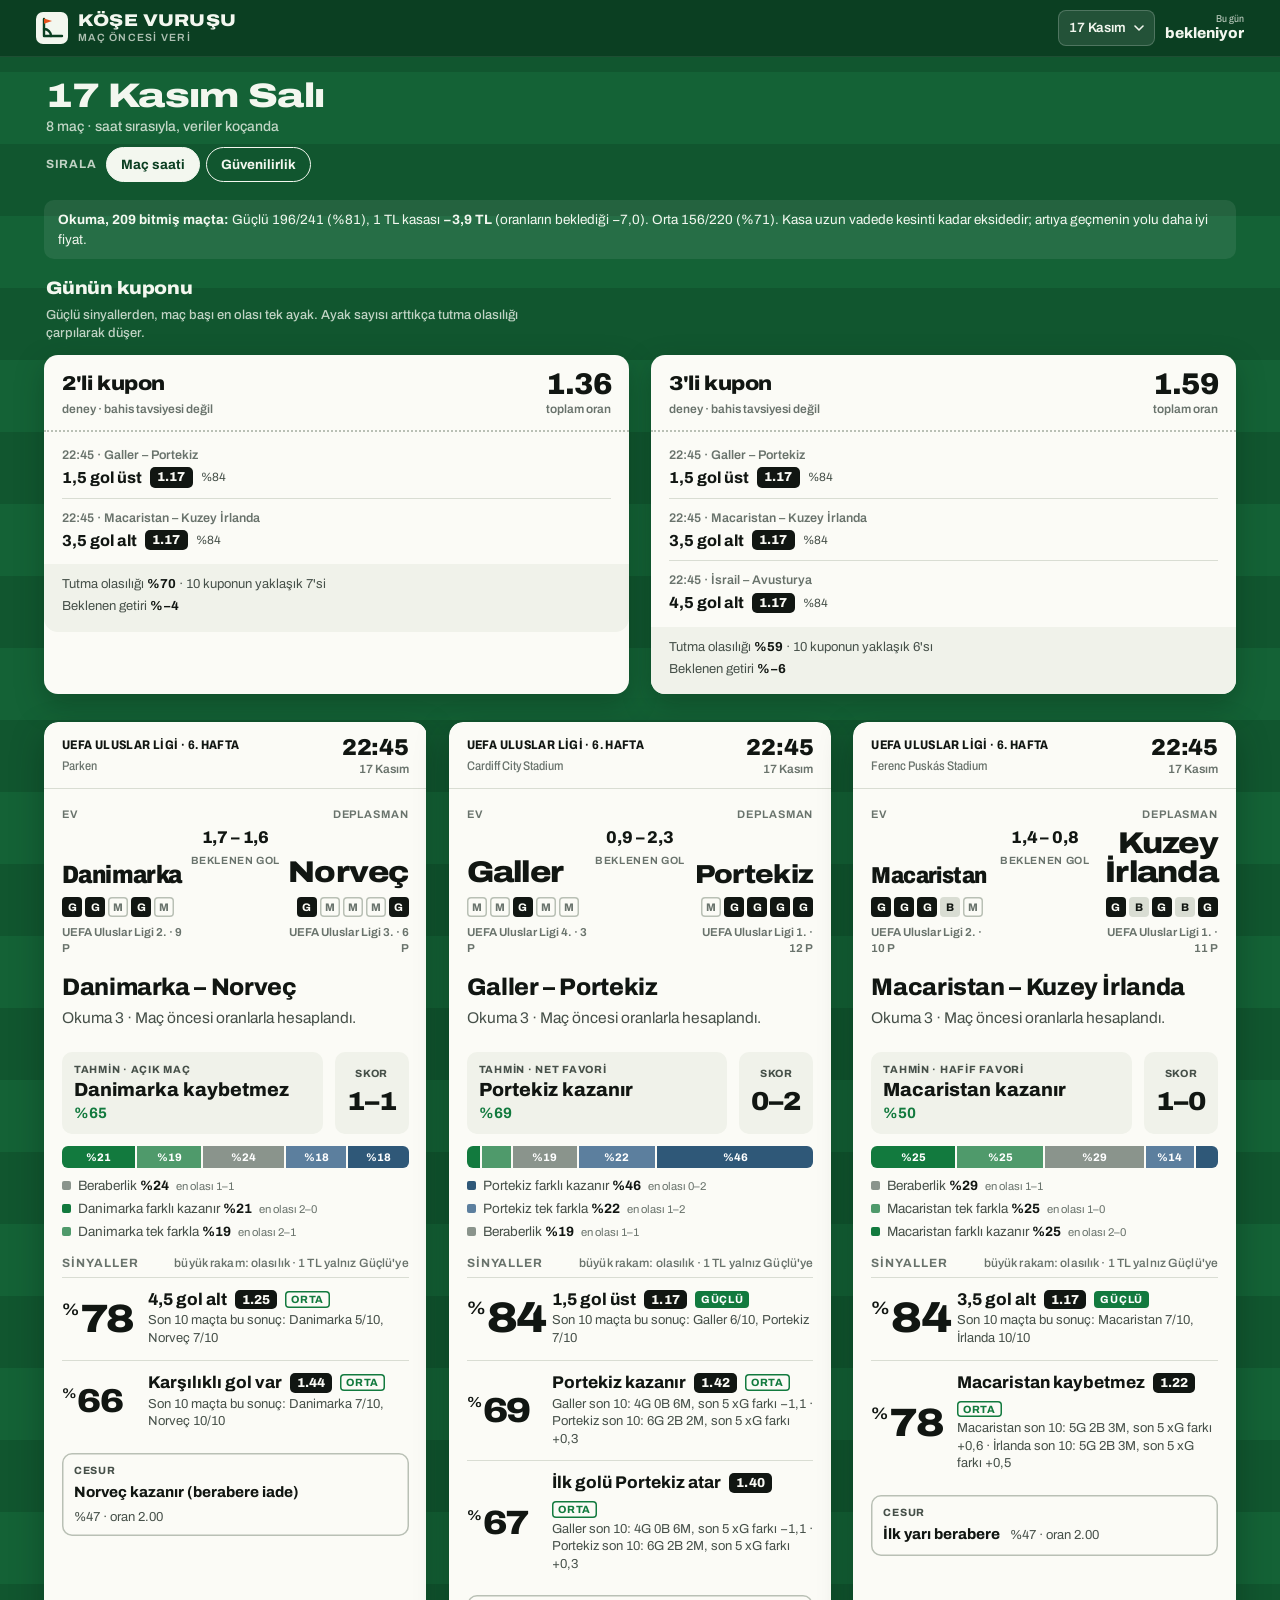
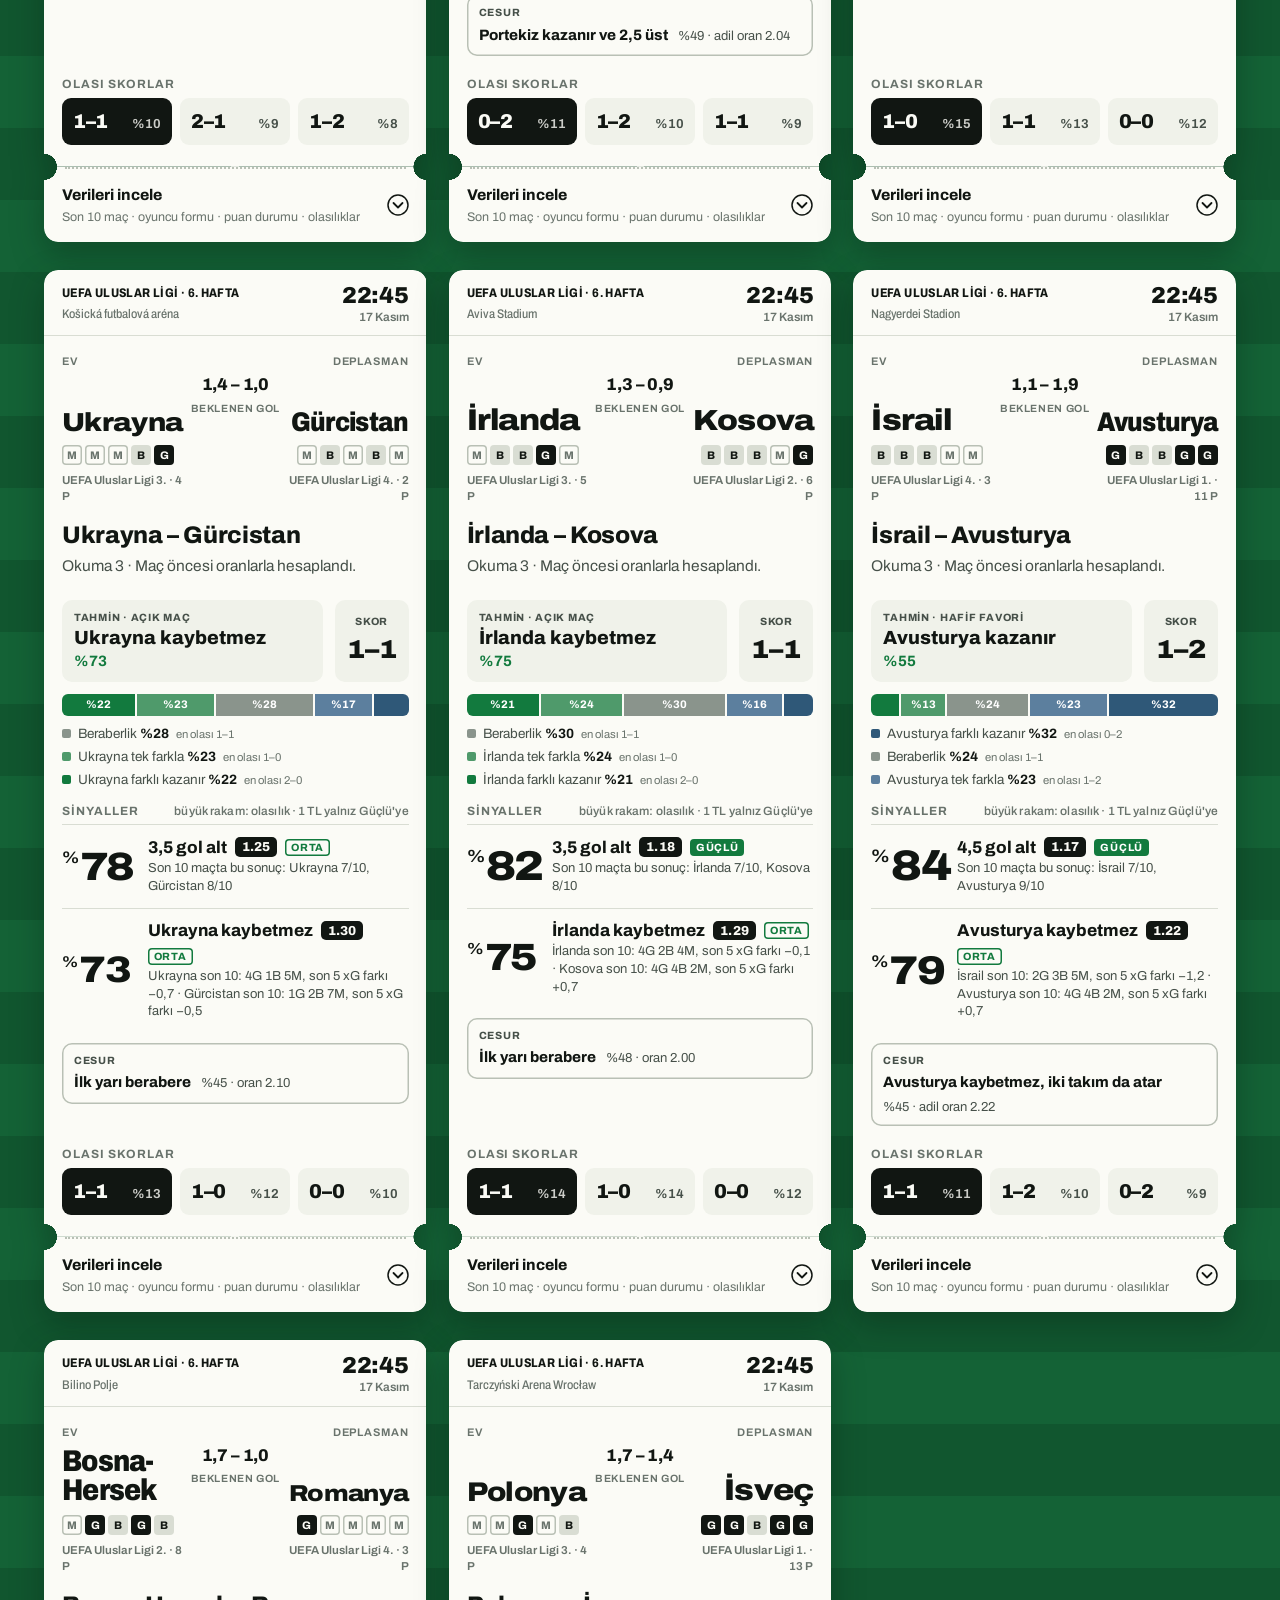
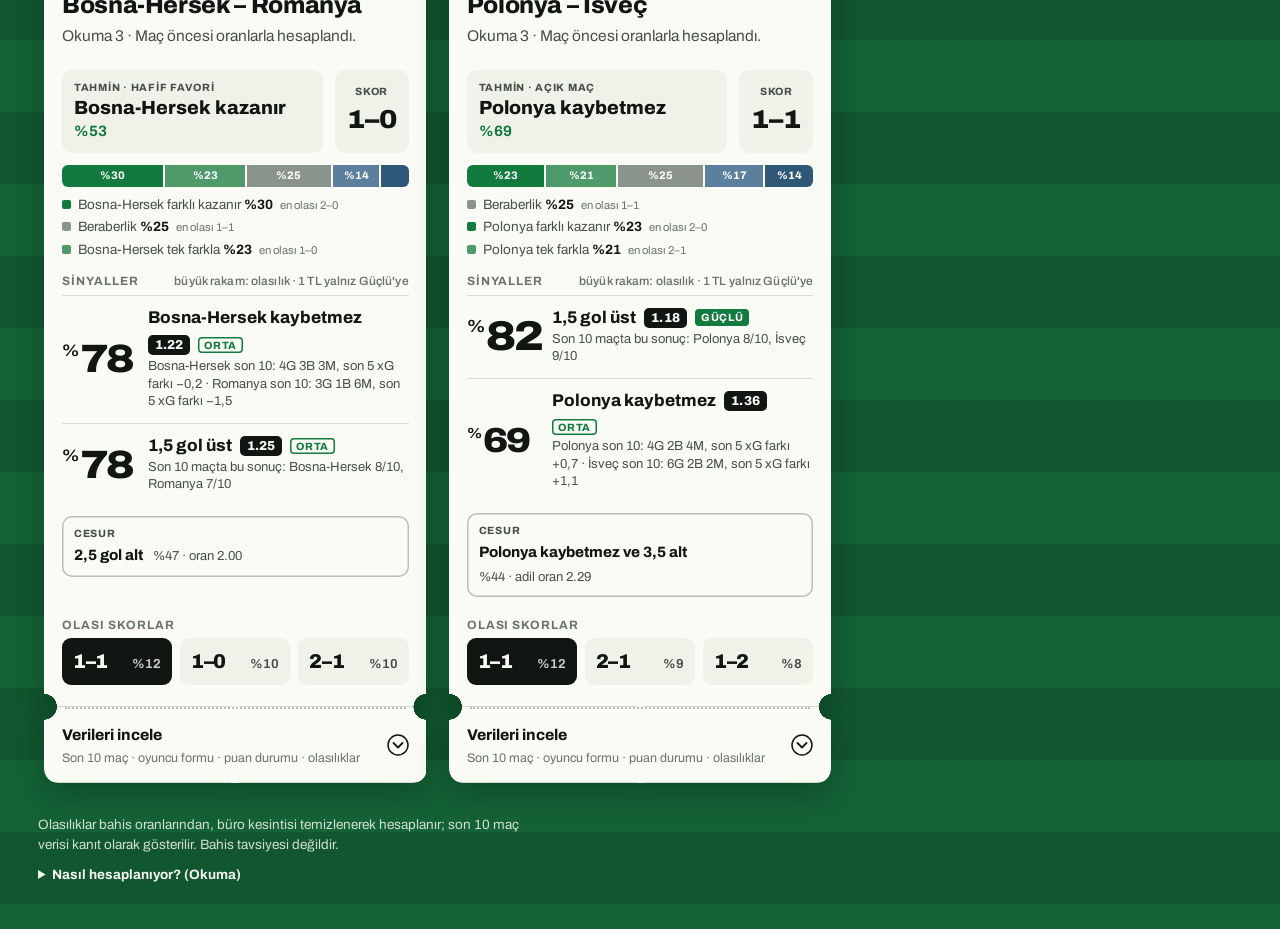
<file: index.html>
<!doctype html>
<html lang="tr">
<head>
<meta charset="utf-8">
<meta name="viewport" content="width=device-width, initial-scale=1, viewport-fit=cover">
<title>Köşe Vuruşu</title>
<meta name="description" content="Maç öncesi veri: takımların ve oyuncuların son maçlarına göre olası sonuçlar.">
<meta name="theme-color" content="#11562f">
<link rel="icon" href="data:image/svg+xml,%3Csvg xmlns='http://www.w3.org/2000/svg' viewBox='0 0 32 32'%3E%3Crect width='32' height='32' rx='7' fill='%2311562f'/%3E%3Cpath d='M8 7v17h18M8 17a7 7 0 0 1 7 7' fill='none' stroke='%23f3f7ef' stroke-width='2.4' stroke-linecap='round' stroke-linejoin='round'/%3E%3Cpath d='M8 6.5l8 2.6-8 2.7z' fill='%23e5501a'/%3E%3C/svg%3E">
<link rel="preconnect" href="https://fonts.googleapis.com">
<link rel="preconnect" href="https://fonts.gstatic.com" crossorigin>
<link href="https://fonts.googleapis.com/css2?family=Archivo:wdth,wght@62..125,400..900&display=swap" rel="stylesheet">
<link rel="stylesheet" href="assets/style.css?v=20261110a">
</head>
<body>
<header class="ust">
  <div class="ust-ic">
    <a class="logo" href="./" aria-label="Köşe Vuruşu, ana sayfa">
      <svg class="logo-isaret" viewBox="0 0 32 32" aria-hidden="true">
        <rect width="32" height="32" rx="7" fill="var(--ust-yazi)"/>
        <path d="M8 7v17h18" fill="none" stroke="var(--cim-koyu)" stroke-width="2.4" stroke-linecap="round" stroke-linejoin="round"/>
        <path d="M8 17a7 7 0 0 1 7 7" fill="none" stroke="var(--cim-koyu)" stroke-width="2.4" stroke-linecap="round"/>
        <path d="M8 6.5l8 2.6-8 2.7z" fill="var(--sinyal)"/>
      </svg>
      <span class="logo-yazi">Köşe Vuruşu<small>maç öncesi veri</small></span>
    </a>
    <div class="ust-sag">
      <label class="gizli" for="gun-sec">Gün seç</label>
      <select id="gun-sec" class="gun-sec"></select>
      <div class="karne" id="karne" aria-live="polite"></div>
    </div>
  </div>
</header>

<main class="sayfa">
  <p class="gun-baslik" id="gun-baslik"></p>
  <div class="sirala" role="group" aria-label="Sıralama">
    <span>Sırala</span>
    <button type="button" data-sira="saat" aria-pressed="true">Maç saati</button>
    <button type="button" data-sira="guven" aria-pressed="false">Güvenilirlik</button>
  </div>
  <div id="test"></div>
  <div id="kombin"></div>
  <div id="biletler" class="biletler">
    <p class="bos">Biletler basılıyor…</p>
  </div>
</main>

<footer class="alt">
  <p>Olasılıklar bahis oranlarından, büro kesintisi temizlenerek hesaplanır; son 10 maç verisi kanıt olarak gösterilir. Bahis tavsiyesi değildir.</p>
  <details class="nasil">
    <summary>Nasıl hesaplanıyor? (Okuma)</summary>
    <ul>
      <li><b>Olasılık:</b> her pazarın oranlarından büro kesintisi temizlenir. Oranlar binlerce kişinin ortak tahminidir; bitmiş maçlarda %70 dediği şeyler 10'da 7 oldu. Takım verisinden kurulan modeller bunu geçemedi, bu yüzden olasılığa elle bir şey eklenmez.</li>
      <li><b>Tahmin:</b> favori %50'yi geçiyorsa kazanır, geçmiyorsa kaybetmez. Skor: tahminle aynı yöndeki en olası skor.</li>
      <li><b>Senaryolar:</b> skor olasılıkları beş hikâyeye toplanır: farklı galibiyet, tek farkla galibiyet, beraberlik.</li>
      <li><b>Sinyal:</b> tüm pazarlar (maç sonucu, gol, karşılıklı gol, ilk yarı, ilk gol, korner, kart), oran 1,15 ve üstü. Okuma 3 için Güçlü eşiği %80, Orta eşiği %66. Arşivdeki Okuma 2 tahminlerinde Güçlü eşiği %75. Her pazar grubundan tek sinyal; 2,5 üst ile karşılıklı gol gibi aynı hikâye bir kez sayılır. Kota yok.</li>
      <li><b>Değerli fiyat:</b> ikinci kaynak daha yüksek oran veriyor ve olasılık × oran 1'i geçiyorsa işaretlenir. Kasayı artıya taşıyabilecek tek şey budur.</li>
      <li><b>Cesur:</b> oranı 2,00–3,60 arasındaki en olası seçim; aynı maçtan iki sonuç (ör. kazanır ve 2,5 üst) skor matrisinden hesaplanır. Kasaya girmez.</li>
      <li><b>Güçlü · 1 TL:</b> günün her Güçlü sinyaline 1 TL yatırılmış gibi kâr ya da zarar; yanında oranların beklediği sonuç. İkisi arasındaki fark o günün şansıdır.</li>
    </ul>
  </details>
</footer>

<script src="assets/app.js?v=20261110a"></script>
</body>
</html>
</file>
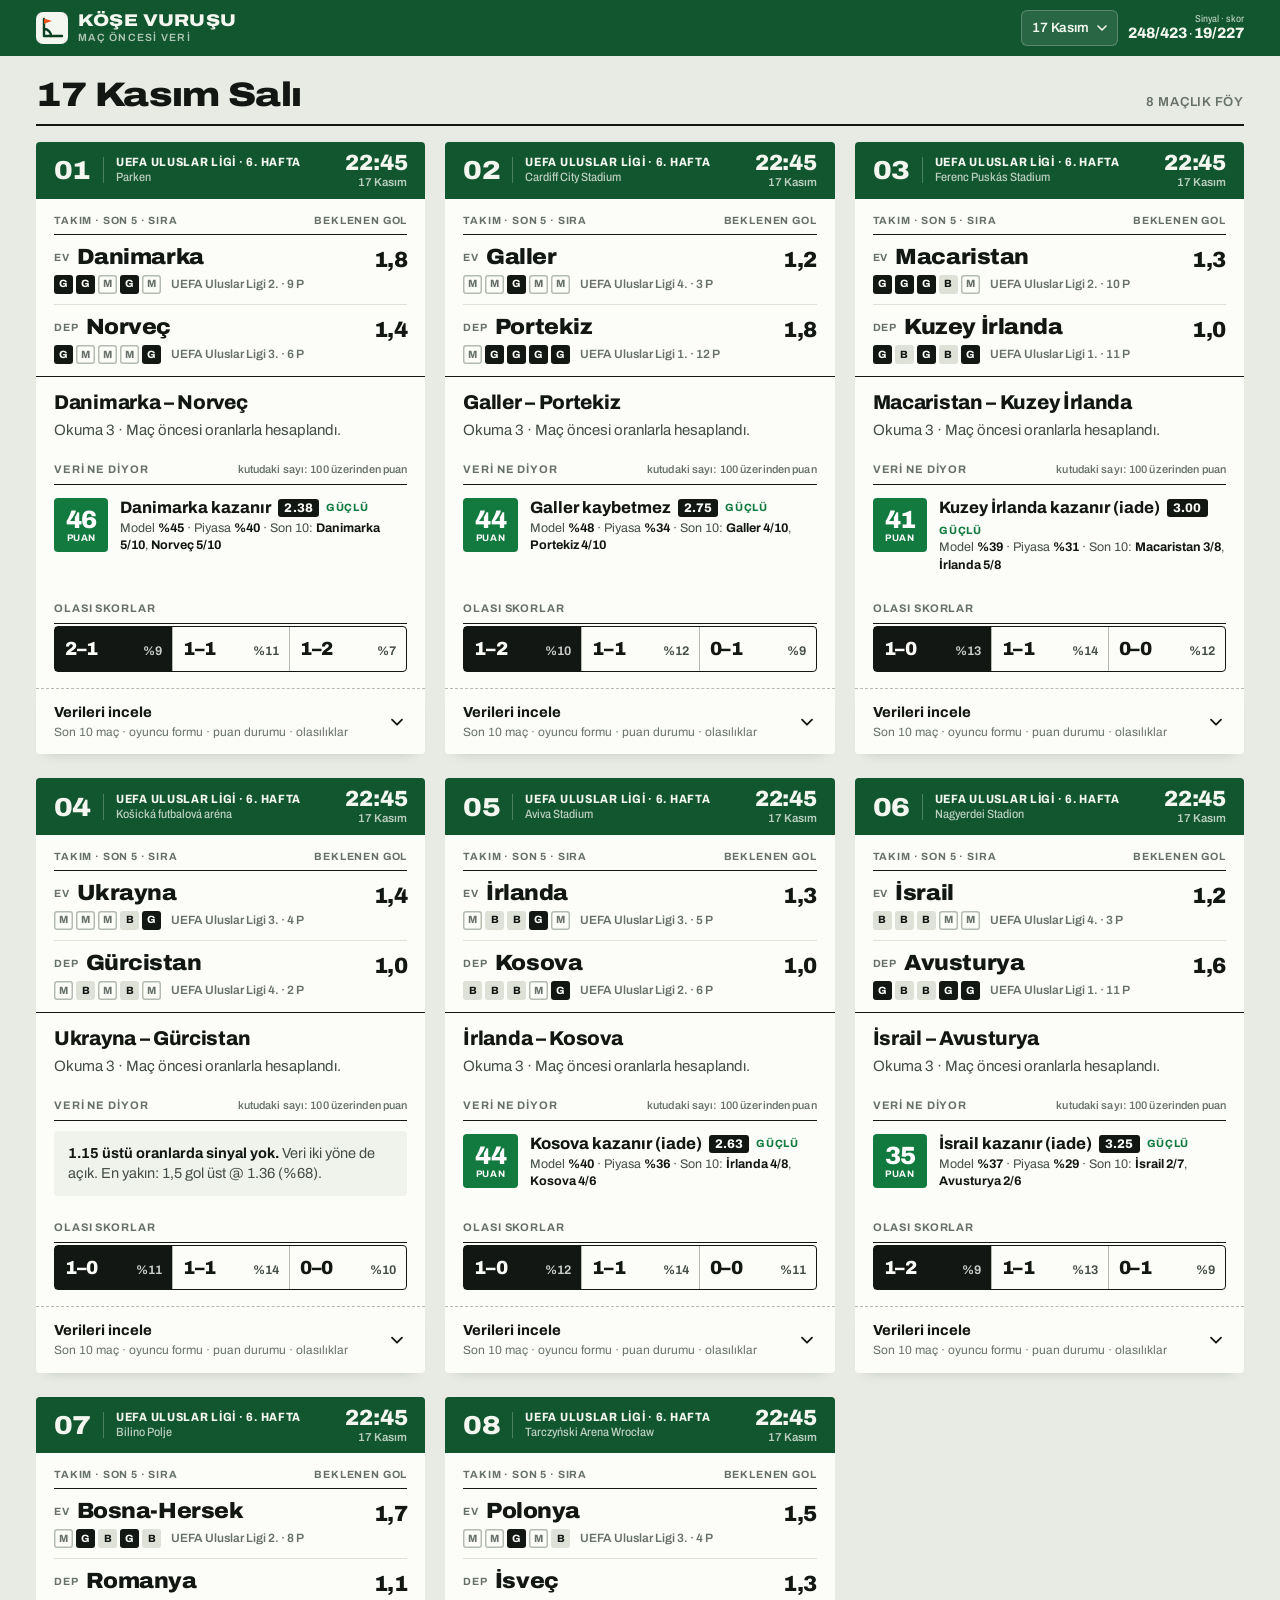
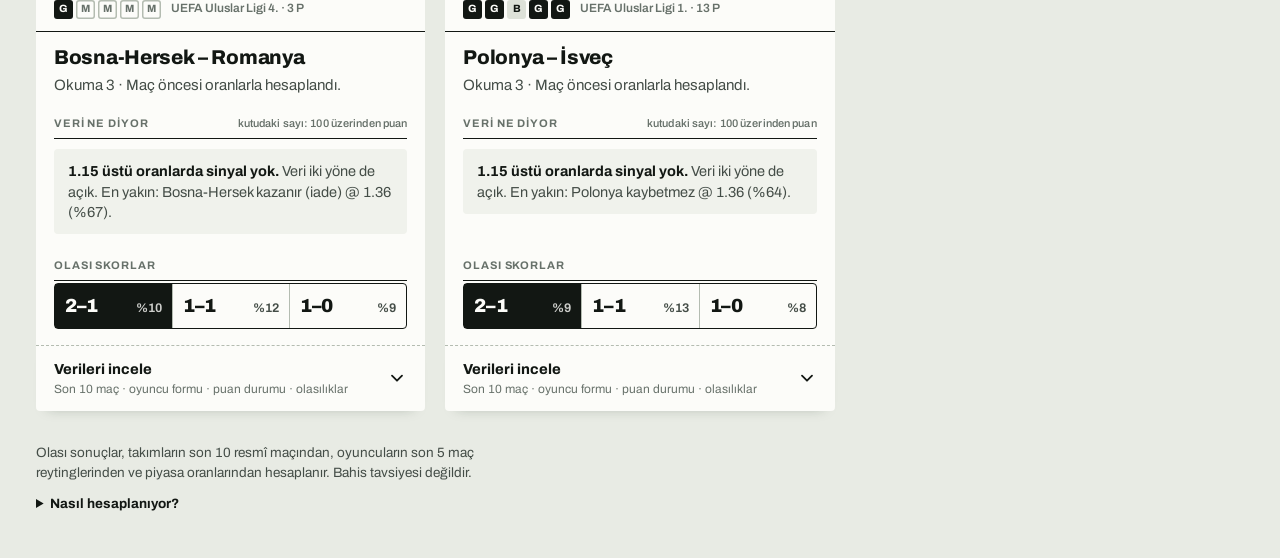
<file: foy/index.html>
<!doctype html>
<html lang="tr">
<head>
<meta charset="utf-8">
<meta name="viewport" content="width=device-width, initial-scale=1, viewport-fit=cover">
<title>Köşe Vuruşu</title>
<meta name="description" content="Maç öncesi veri: takımların ve oyuncuların son maçlarına göre olası sonuçlar.">
<meta name="theme-color" content="#11562f">
<link rel="icon" href="data:image/svg+xml,%3Csvg xmlns='http://www.w3.org/2000/svg' viewBox='0 0 32 32'%3E%3Crect width='32' height='32' rx='7' fill='%2311562f'/%3E%3Cpath d='M8 7v17h18M8 17a7 7 0 0 1 7 7' fill='none' stroke='%23f3f7ef' stroke-width='2.4' stroke-linecap='round' stroke-linejoin='round'/%3E%3Cpath d='M8 6.5l8 2.6-8 2.7z' fill='%23e5501a'/%3E%3C/svg%3E">
<link rel="preconnect" href="https://fonts.googleapis.com">
<link rel="preconnect" href="https://fonts.gstatic.com" crossorigin>
<link href="https://fonts.googleapis.com/css2?family=Archivo:wdth,wght@62..125,400..900&display=swap" rel="stylesheet">
<link rel="stylesheet" href="assets/style.css">
</head>
<body>
<header class="ust">
  <div class="ust-ic">
    <a class="logo" href="./" aria-label="Köşe Vuruşu, ana sayfa">
      <svg class="logo-isaret" viewBox="0 0 32 32" aria-hidden="true">
        <rect width="32" height="32" rx="7" fill="var(--ust-yazi)"/>
        <path d="M8 7v17h18" fill="none" stroke="var(--cim-koyu)" stroke-width="2.4" stroke-linecap="round" stroke-linejoin="round"/>
        <path d="M8 17a7 7 0 0 1 7 7" fill="none" stroke="var(--cim-koyu)" stroke-width="2.4" stroke-linecap="round"/>
        <path d="M8 6.5l8 2.6-8 2.7z" fill="var(--sinyal)"/>
      </svg>
      <span class="logo-yazi">Köşe Vuruşu<small>maç öncesi veri</small></span>
    </a>
    <div class="ust-sag">
      <label class="gizli" for="gun-sec">Gün seç</label>
      <select id="gun-sec" class="gun-sec"></select>
      <div class="karne" id="karne" aria-live="polite"></div>
    </div>
  </div>
</header>

<main class="sayfa">
  <p class="gun-baslik" id="gun-baslik"></p>
  <div id="biletler" class="biletler">
    <p class="bos">Föy hazırlanıyor…</p>
  </div>
</main>

<footer class="alt">
  <p>Olası sonuçlar, takımların son 10 resmî maçından, oyuncuların son 5 maç reytinglerinden ve piyasa oranlarından hesaplanır. Bahis tavsiyesi değildir.</p>
  <details class="nasil">
    <summary>Nasıl hesaplanıyor?</summary>
    <ul>
      <li><b>Beklenen gol:</b> son maçların gol beklentisi (xG), lig gücü ve iç/dış saha farkıyla düzeltilir.</li>
      <li><b>Oyuncu formu:</b> muhtemel 11'in son 5 maç reytingi takımın olağan 11'iyle kıyaslanır; eksiklerin gol ve asist payı düşülür.</li>
      <li><b>Piyasa dengesi:</b> modelin beklenen golü, oranlardan geri hesaplanan beklenen golle yarı yarıya harmanlanır; model kulüp kalitesini tek başına bilemez.</li>
      <li><b>Puan (bilette büyük rakam):</b> 100 üzerinden; %60 model olasılığı, %25 iki takımın son 10 maçta o sonucu yaşama sıklığı, %15 oranların ima ettiği olasılık. Güçlü sinyal için 58 ve üstü gerekir.</li>
      <li><b>Son maçlar:</b> lig, kupa ve Avrupa dahil son 10 resmî maç; hazırlık maçları sayılmaz. Rakip ve turnuvanın gücüne göre ağırlıklandırılır.</li>
      <li><b>Maçın önemi:</b> puan durumuna bakılır. Turu garantileyen ya da şansı kalmayan takımın beklenen golü %5–7 düşürülür.</li>
      <li><b>Sinyal:</b> yalnız oranı 1.35 ve üstü seçenekler değerlendirilir. Model olasılığı, iki takımın son 10 maçta o sonucu ne sıklıkla yaşadığı ve piyasa birlikte puanlanır; eşiği geçmeyen seçenek sinyal sayılmaz.</li>
    </ul>
  </details>
</footer>

<script src="assets/app.js"></script>
</body>
</html>
</file>
<file: assets/style.css>
/* Köşe Vuruşu · maç bileti */

:root {
  --cim: #11562f;
  --cim-acik: #146236;
  --cim-koyu: #0b3f22;
  --bilet: #fbfbf6;
  --bilet-2: #f0f2ea;
  --murekkep: #111612;
  --murekkep-2: #465049;
  --murekkep-3: #69736c;
  --cizgi: #d9ddd3;
  --cizgi-koyu: #b9c0b5;
  --guclu: #127a3e;
  --guclu-zemin: #dcefe1;
  --sinyal: #e5501a;          /* yalnız sonuç ve değişiklik */
  --ust-yazi: #f3f7ef;
  --isi: 18, 122, 62;

  --f: "Archivo", "Helvetica Neue", Arial, sans-serif;
  color-scheme: light;
}

@media (prefers-color-scheme: dark) {
  :root:not([data-theme="light"]) {
    --cim: #0b2f1b;
    --cim-acik: #0d351f;
    --cim-koyu: #071f11;
    --bilet: #e4e8df;
    --bilet-2: #d6dbd1;
    --murekkep: #0f1410;
    --murekkep-2: #3a433d;
    --murekkep-3: #565f59;
    --cizgi: #c3c9be;
    --cizgi-koyu: #a7afa3;
    --guclu-zemin: #c6e2cd;
    color-scheme: dark;
  }
}
:root[data-theme="dark"] {
  --cim: #0b2f1b;
  --cim-acik: #0d351f;
  --cim-koyu: #071f11;
  --bilet: #e4e8df;
  --bilet-2: #d6dbd1;
  --murekkep: #0f1410;
  --murekkep-2: #3a433d;
  --murekkep-3: #565f59;
  --cizgi: #c3c9be;
  --cizgi-koyu: #a7afa3;
  --guclu-zemin: #c6e2cd;
  color-scheme: dark;
}

* { box-sizing: border-box; }
html { -webkit-text-size-adjust: 100%; scrollbar-color: var(--cim-koyu) var(--cim); }
body {
  margin: 0;
  min-height: 100vh;
  color: var(--murekkep);
  font: 400 16px/1.45 var(--f);
  font-variant-numeric: tabular-nums;
  background-color: var(--cim);
  /* biçilmiş çim şeritleri */
  background-image: repeating-linear-gradient(180deg, var(--cim) 0 72px, var(--cim-acik) 72px 144px);
  -webkit-font-smoothing: antialiased;
}
::selection { background: var(--sinyal); color: #fff; }
:focus-visible { outline: 3px solid var(--sinyal); outline-offset: 2px; border-radius: 4px; }
button, select { font: inherit; color: inherit; }
.gizli { position: absolute; width: 1px; height: 1px; overflow: hidden; clip: rect(0 0 0 0); white-space: nowrap; }

/* ---------------------------------------------------------------- üst şerit */
.ust {
  position: sticky; top: 0; z-index: 5;
  background: var(--cim-koyu);
  border-bottom: 1px solid rgba(255, 255, 255, .08);
}
.ust-ic {
  max-width: 760px; margin: 0 auto; padding: 10px 16px;
  padding-top: max(10px, env(safe-area-inset-top));
  display: flex; align-items: center; justify-content: space-between; gap: 12px;
}
.logo { display: inline-flex; align-items: center; gap: 10px; color: var(--ust-yazi); text-decoration: none; }
.logo-isaret { width: 32px; height: 32px; flex: none; }
.logo-yazi { font-weight: 850; font-stretch: 118%; font-size: 17px; letter-spacing: .01em; line-height: 1; text-transform: uppercase; }
.logo-yazi small { display: block; margin-top: 4px; font-size: 10.5px; font-weight: 600; font-stretch: 100%; letter-spacing: .12em; opacity: .7; }
.ust-sag { display: flex; align-items: center; gap: 10px; min-width: 0; }
.gun-sec {
  appearance: none; -webkit-appearance: none;
  background: rgba(255, 255, 255, .1) url("data:image/svg+xml,%3Csvg xmlns='http://www.w3.org/2000/svg' width='10' height='6' viewBox='0 0 10 6'%3E%3Cpath d='M1 1l4 4 4-4' fill='none' stroke='%23f3f7ef' stroke-width='1.6' stroke-linecap='round' stroke-linejoin='round'/%3E%3C/svg%3E") no-repeat right 10px center;
  color: var(--ust-yazi); border: 1px solid rgba(255, 255, 255, .2); border-radius: 8px;
  padding: 7px 28px 7px 10px; font-size: 13.5px; font-weight: 600; max-width: 42vw; cursor: pointer;
}
.gun-sec option { color: #111; }
.karne { display: flex; gap: 12px; color: var(--ust-yazi); font-size: 12px; font-weight: 600; line-height: 1.15; text-align: right; font-stretch: 85%; white-space: nowrap; }
.karne-blok { display: block; }
.karne-blok + .karne-blok { padding-left: 12px; border-left: 1px solid rgba(255, 255, 255, .18); }
.karne b { font-size: 15px; font-weight: 800; font-stretch: 100%; }
.karne small { display: block; opacity: .72; font-weight: 500; }
.karne-blok.guclu small:first-child { opacity: 1; color: #8fe0a8; font-weight: 700; }
.karne-getiri.arti b { color: #8fe0a8; }
.karne-getiri.eksi b { color: #ffb199; }

/* ---------------------------------------------------------------- sayfa */
.sayfa { max-width: 760px; margin: 0 auto; padding: 20px 16px 28px; }
.gun-baslik {
  margin: 2px 2px 16px; color: var(--ust-yazi);
  font-weight: 850; font-stretch: 125%; font-size: clamp(24px, 6vw, 34px); line-height: 1.02; letter-spacing: -.02em;
}
.gun-baslik span { display: block; margin-top: 7px; font-size: 14px; font-weight: 500; font-stretch: 100%; letter-spacing: 0; opacity: .78; }
.sirala { display: flex; align-items: center; gap: 6px; flex-wrap: wrap; margin: -4px 2px 18px; color: var(--ust-yazi); }
.sirala span { font-size: 12px; font-weight: 700; letter-spacing: .06em; text-transform: uppercase; opacity: .78; margin-right: 4px; }
.sirala button { padding: 7px 14px; border-radius: 999px; border: 1.5px solid currentColor; background: none; color: inherit; cursor: pointer; font-size: 13.5px; font-weight: 700; }
.sirala button[aria-pressed="true"] { background: var(--ust-yazi); border-color: var(--ust-yazi); color: var(--cim-koyu); }
.sirala button:focus-visible { outline: 2px solid var(--sinyal); outline-offset: 2px; }
.biletler { display: grid; gap: 28px; }
.bos { color: var(--ust-yazi); opacity: .8; text-align: center; padding: 48px 0; }

/* ---------------------------------------------------------------- kombin */
.kombin-alan { margin: 0 0 28px; }
.kombin-baslik { margin: 0 2px 12px; color: var(--ust-yazi); font-size: 18px; font-weight: 850; font-stretch: 112%; letter-spacing: -.01em; }
.kombin-baslik span { display: block; margin-top: 5px; max-width: 70ch; font-size: 13px; font-weight: 500; font-stretch: 100%; letter-spacing: 0; line-height: 1.4; opacity: .78; }
.kombin-kartlar { display: grid; gap: 16px; }
.kombin { background: var(--bilet); color: var(--murekkep); border-radius: 14px; filter: drop-shadow(0 10px 14px rgba(3, 26, 12, .28)); }
.kombin-bas { display: flex; justify-content: space-between; align-items: flex-start; gap: 12px; padding: 14px 18px 12px; border-bottom: 2px dotted var(--cizgi-koyu); }
.kombin-bas b { display: block; font-size: 20px; font-weight: 850; font-stretch: 112%; letter-spacing: -.02em; }
.kombin-bas small { display: block; margin-top: 3px; font-size: 12px; font-weight: 600; color: var(--murekkep-3); }
.kombin-oran { font-size: 30px; font-weight: 850; line-height: 1; letter-spacing: -.02em; text-align: right; font-variant-numeric: tabular-nums; }
.kombin-oran small { display: block; margin-top: 4px; font-size: 12px; font-weight: 600; letter-spacing: 0; color: var(--murekkep-3); }
.ayaklar { list-style: none; margin: 0; padding: 4px 18px; }
.ayak { padding: 10px 0; border-bottom: 1px solid var(--cizgi); }
.ayak:last-child { border-bottom: 0; }
.ayak-mac { display: block; font-size: 12.5px; font-weight: 600; color: var(--murekkep-3); }
.ayak-sec { display: flex; align-items: center; gap: 8px; flex-wrap: wrap; margin-top: 3px; font-size: 16px; line-height: 1.2; }
.ayak-sec b { font-weight: 750; }
.ayak.tutmadi .ayak-sec b { color: var(--murekkep-3); }
.kombin-alt { display: flex; flex-direction: column; align-items: flex-start; gap: 4px; padding: 12px 18px 16px; border-radius: 0 0 14px 14px; background: var(--bilet-2); font-size: 13px; color: var(--murekkep-2); line-height: 1.35; }
.kombin-alt b { color: var(--murekkep); }
.kombin-alt .zimba { margin-bottom: 4px; }
@media (min-width: 640px) {
  .kombin-kartlar { grid-template-columns: repeat(2, minmax(0, 1fr)); gap: 22px; }
}

/* ---------------------------------------------------------------- bilet */
.bilet { --ad-boy: clamp(21px, 6.4vw, 36px); --kesik: 13px; position: relative; filter: drop-shadow(0 12px 16px rgba(3, 26, 12, .32)); }
.govde, .kocan { position: relative; background: var(--bilet); color: var(--murekkep); }
.govde {
  border-radius: 14px 14px 0 0;
  /* delikli çizginin iki ucundaki yarım ay kesikler */
  -webkit-mask: radial-gradient(circle var(--kesik) at 0 100%, transparent 98%, #000) left / 51% 100% no-repeat,
                radial-gradient(circle var(--kesik) at 100% 100%, transparent 98%, #000) right / 51% 100% no-repeat;
          mask: radial-gradient(circle var(--kesik) at 0 100%, transparent 98%, #000) left / 51% 100% no-repeat,
                radial-gradient(circle var(--kesik) at 100% 100%, transparent 98%, #000) right / 51% 100% no-repeat;
}
.kocan {
  border-radius: 0 0 14px 14px;
  -webkit-mask: radial-gradient(circle var(--kesik) at 0 0, transparent 98%, #000) left / 51% 100% no-repeat,
                radial-gradient(circle var(--kesik) at 100% 0, transparent 98%, #000) right / 51% 100% no-repeat;
          mask: radial-gradient(circle var(--kesik) at 0 0, transparent 98%, #000) left / 51% 100% no-repeat,
                radial-gradient(circle var(--kesik) at 100% 0, transparent 98%, #000) right / 51% 100% no-repeat;
  transform-origin: 12% 0;
  transition: margin-top .55s cubic-bezier(.16, 1, .3, 1);
}
.kocan::before {
  /* delikli koparma çizgisi */
  content: ""; position: absolute; left: calc(var(--kesik) + 8px); right: calc(var(--kesik) + 8px); top: 0;
  border-top: 2px dotted var(--cizgi-koyu);
}
.bilet.acik .kocan { margin-top: 12px; animation: yirt .7s cubic-bezier(.16, 1, .3, 1); }
@keyframes yirt {
  0% { transform: none; }
  35% { transform: translateY(5px) rotate(-1.6deg); }
  100% { transform: none; }
}
.bilet.acik .kocan::before { opacity: 0; }

/* bant */
.bant {
  display: flex; justify-content: space-between; align-items: flex-start; gap: 12px;
  padding: 14px 18px 12px; border-bottom: 1px solid var(--cizgi); border-radius: 14px 14px 0 0;
  font-size: 12.5px; font-weight: 600; font-stretch: 85%; letter-spacing: .03em; color: var(--murekkep-2); text-transform: uppercase;
}
.bant .tur { color: var(--murekkep); font-weight: 750; }
.bant .yer { display: block; margin-top: 3px; font-weight: 500; text-transform: none; letter-spacing: 0; color: var(--murekkep-3); }
.saat { font-size: 23px; font-weight: 850; font-stretch: 100%; line-height: 1; color: var(--murekkep); letter-spacing: -.01em; text-align: right; }
.saat small { display: block; margin-top: 4px; font-size: 12px; font-weight: 600; letter-spacing: 0; text-transform: none; color: var(--murekkep-3); }
.bant.bitti { background: var(--sinyal); color: #fff; border-bottom-color: transparent; }
.bant.bitti .tur, .bant.bitti .saat, .bant.bitti .yer, .bant.bitti .saat small { color: #fff; }

/* takımlar */
.takimlar { display: grid; grid-template-columns: minmax(0, 1fr) auto minmax(0, 1fr); align-items: start; gap: 8px; padding: 18px 18px 4px; }
.takim h3 {
  margin: 0; font-weight: 850; font-stretch: 112%; line-height: .98; letter-spacing: -.025em;
  font-size: var(--ad-boy); overflow-wrap: normal; hyphens: none;
}
.takim h3.uzun { font-stretch: 88%; }
.takim h3.cok-uzun { font-stretch: 78%; }
.takim .ad { display: flex; align-items: flex-end; height: calc(var(--ad-boy) * 1.96); }
.takim .ad h3 { width: 100%; }
.takim.dep { text-align: right; }
.takim .rol { display: block; margin-bottom: 6px; font-size: 11px; font-weight: 650; letter-spacing: .08em; text-transform: uppercase; color: var(--murekkep-3); }
.form-seridi { display: flex; gap: 3px; margin-top: 10px; }
.takim.dep .form-seridi { justify-content: flex-end; }
.fs { width: 20px; height: 20px; border-radius: 4px; display: grid; place-items: center; font-size: 11px; font-weight: 750; line-height: 1; }
.fs.G { background: var(--murekkep); color: var(--bilet); }
.fs.B { background: var(--cizgi); color: var(--murekkep); }
.fs.M { color: var(--murekkep-3); box-shadow: inset 0 0 0 1.5px var(--cizgi-koyu); }
.sira-satir { display: block; margin-top: 8px; font-size: 11.5px; font-weight: 650; line-height: 1.35; color: var(--murekkep-3); }
.sira-satir em { font-style: normal; color: var(--sinyal); }
.durum { display: grid; grid-template-columns: repeat(auto-fit, minmax(220px, 1fr)); gap: 10px; }
.durum-kart { padding: 12px 14px; border-radius: 10px; background: var(--bilet-2); font-size: 13.5px; line-height: 1.4; }
.durum-kart h5 { margin: 0 0 6px; font-size: 15px; font-weight: 800; }
.durum-kart dl { margin: 0 0 8px; display: grid; gap: 3px; }
.durum-kart dl div { display: flex; gap: 8px; }
.durum-kart dt { min-width: 6.5em; font-weight: 700; color: var(--murekkep-3); }
.durum-kart dd { margin: 0; }
.durum-kart p { margin: 0 0 6px; color: var(--murekkep-2); }
.durum-kart .mot { margin: 0; font-size: 12.5px; color: var(--murekkep-3); }
.durum-kart .mot.dusuk b { color: var(--sinyal); }
.xg { text-align: center; padding-top: 19px; min-width: 70px; }
.xg b { display: block; font-size: 17px; font-weight: 800; letter-spacing: -.01em; white-space: nowrap; }
.xg small { display: block; margin-top: 3px; font-size: 10.5px; font-weight: 650; letter-spacing: .06em; text-transform: uppercase; color: var(--murekkep-3); }

.ozet { padding: 14px 18px 2px; }
.ozet h2 { margin: 0 0 6px; font-weight: 800; font-size: clamp(19px, 4.8vw, 24px); line-height: 1.12; letter-spacing: -.015em; text-wrap: balance; }
.ozet p { margin: 0; color: var(--murekkep-2); font-size: 15.5px; line-height: 1.45; max-width: 60ch; text-wrap: pretty; }

/* sinyaller */
.sinyaller { padding: 18px 18px 4px; }
.bolum-baslik {
  display: flex; justify-content: space-between; align-items: baseline; gap: 10px; margin: 0 0 4px;
  font-size: 12px; font-weight: 700; letter-spacing: .08em; text-transform: uppercase; color: var(--murekkep-3);
}
.bolum-baslik span { font-weight: 550; letter-spacing: .01em; text-transform: none; }
.sinyal { display: grid; grid-template-columns: 4.6rem minmax(0, 1fr); align-items: center; gap: 3px 12px; padding: 12px 0; border-top: 1px solid var(--cizgi); }
.sinyal:first-of-type { border-top: 0; }
.yuzde {
  grid-row: span 2; font-weight: 850; font-stretch: 112%; line-height: .9; letter-spacing: -.04em;
  /* boyut olasılığı taşır: %60 → 30px, %90 → 46px */
  font-size: calc(30px + (var(--p) - 60) * .53px);
}
.yuzde sup { font-size: .42em; font-weight: 700; vertical-align: 1em; margin-right: 1px; letter-spacing: 0; }
.sinyal .ne { display: flex; align-items: center; gap: 8px; flex-wrap: wrap; font-size: 17px; font-weight: 750; line-height: 1.15; }
.etiket { font-size: 10.5px; font-weight: 750; letter-spacing: .07em; text-transform: uppercase; padding: 3px 6px 2px; border-radius: 4px; line-height: 1.1; }
.etiket.guclu { background: var(--guclu); color: #fff; }
.etiket.orta { box-shadow: inset 0 0 0 1.5px var(--guclu); color: var(--guclu); }
.etiket.fikir { box-shadow: inset 0 0 0 1.5px var(--murekkep-2); color: var(--murekkep-2); }
.sinyal.fikir .yuzde, .sinyal.fikir .ne { opacity: .78; }
.oran { font-size: 13px; font-weight: 800; padding: 3px 7px 2px; border-radius: 5px; background: var(--murekkep); color: var(--bilet); letter-spacing: .01em; }
.zimba.iade { color: var(--murekkep-2); box-shadow: inset 0 0 0 1.5px var(--cizgi-koyu); }
.kanit { font-size: 13px; color: var(--murekkep-2); line-height: 1.35; }
.kanit b { color: var(--murekkep); font-weight: 700; }
.zimba { font-size: 10.5px; font-weight: 800; letter-spacing: .07em; text-transform: uppercase; padding: 3px 6px 2px; border-radius: 4px; }
.zimba.tuttu { background: var(--sinyal); color: #fff; }
.zimba.tutmadi { color: var(--murekkep-3); box-shadow: inset 0 0 0 1.5px var(--cizgi-koyu); }
.sinyal.tutmadi .yuzde, .sinyal.tutmadi .ne > span:first-child { color: var(--murekkep-3); }
.sinyal-yok { margin: 6px 0 8px; padding: 12px 14px; border-radius: 10px; background: var(--bilet-2); font-size: 14.5px; color: var(--murekkep-2); line-height: 1.4; }
.sinyal-yok b { color: var(--murekkep); }

/* olası skorlar */
.skorlar { padding: 14px 18px 22px; }
.skor-satir { display: flex; gap: 8px; }
.skor { flex: 1; display: flex; align-items: baseline; justify-content: space-between; gap: 6px; padding: 9px 11px; border-radius: 9px; background: var(--bilet-2); }
.skor b { font-size: 20px; font-weight: 850; letter-spacing: -.02em; }
.skor span { font-size: 13px; font-weight: 650; color: var(--murekkep-2); }
.skor.ilk { background: var(--murekkep); color: var(--bilet); }
.skor.ilk span { color: var(--bilet); opacity: .8; }
.skor.oldu { box-shadow: inset 0 0 0 2.5px var(--sinyal); }

/* maç sonu */
.mac-sonu { margin-top: 18px; padding-top: 14px; border-top: 1px dashed var(--cizgi-koyu); }
.ms-goller { display: grid; grid-template-columns: 1fr 1fr; gap: 12px; margin: 4px 0 8px; font-size: 13px; line-height: 1.4; color: var(--murekkep-2); }
.ms-goller p { margin: 0; }
.ms-goller p:last-child { text-align: right; }
.ms-goller em { font-style: normal; color: var(--sinyal); }
.ms-tablo { width: 100%; border-collapse: collapse; font-size: 15px; font-variant-numeric: tabular-nums; }
.ms-tablo td, .ms-tablo th { padding: 6px 0; border-bottom: 1px solid var(--cizgi); background: none; position: static; }
.ms-tablo tr:last-child td, .ms-tablo tr:last-child th { border-bottom: 0; }
.ms-tablo td { width: 24%; font-size: 15px; font-weight: 650; color: var(--murekkep-2); text-align: left; }
.ms-tablo td:last-child { text-align: right; }
.ms-tablo td.fazla { font-weight: 850; color: var(--murekkep); }
.ms-tablo th { min-width: 0; font-size: 11px; font-weight: 700; letter-spacing: .06em; text-transform: uppercase; color: var(--murekkep-3); text-align: center; vertical-align: middle; }
.ms-bek { margin: 8px 0 0; font-size: 13px; color: var(--murekkep-2); }
.ms-bek b { color: var(--murekkep); }
.olan { font-weight: 800; }
.olan.evet { color: var(--sinyal); }
.olan.hayir, .olan.iade { color: var(--murekkep-3); font-weight: 600; }

/* koçan */
.kocan-ac {
  width: 100%; display: flex; align-items: center; justify-content: space-between; gap: 12px;
  padding: 17px 18px 16px; background: none; border: 0; cursor: pointer; text-align: left; border-radius: 0 0 14px 14px;
}
.kocan-ac .yazi b { display: block; font-size: 15.5px; font-weight: 750; }
.kocan-ac .yazi span { display: block; margin-top: 2px; font-size: 12.5px; color: var(--murekkep-3); }
.kocan-ac svg { flex: none; transition: transform .4s cubic-bezier(.16, 1, .3, 1); }
.bilet.acik .kocan-ac svg { transform: rotate(180deg); }
.kocan-ac:hover .yazi b { text-decoration: underline; text-underline-offset: 3px; text-decoration-thickness: 1.5px; }
.seri { font-size: 11px; font-weight: 650; letter-spacing: .08em; color: var(--murekkep-3); text-transform: uppercase; text-align: right; }

.cekmece { display: grid; grid-template-rows: 0fr; transition: grid-template-rows .5s cubic-bezier(.16, 1, .3, 1); }
.bilet.acik .cekmece { grid-template-rows: 1fr; }
.cekmece > div { overflow: hidden; min-height: 0; }
.cekmece-ic { padding: 0 18px 20px; }

/* sekmeler ve takım seçici: standart kontroller */
.sekmeler { display: flex; gap: 2px; padding: 3px; border-radius: 10px; background: var(--bilet-2); margin-bottom: 12px; }
.sekme { flex: 1; padding: 8px 4px; border: 0; border-radius: 8px; background: none; cursor: pointer; font-size: 13.5px; font-weight: 650; color: var(--murekkep-2); }
.sekme[aria-selected="true"] { background: var(--bilet); color: var(--murekkep); box-shadow: 0 1px 2px rgba(0, 0, 0, .14), 0 0 0 1px rgba(0, 0, 0, .04); }
.takim-sec { display: flex; gap: 6px; margin-bottom: 10px; flex-wrap: wrap; }
.takim-sec button { padding: 6px 12px; border-radius: 999px; border: 1.5px solid var(--cizgi-koyu); background: none; cursor: pointer; font-size: 13px; font-weight: 700; }
.takim-sec button[aria-pressed="true"] { background: var(--murekkep); border-color: var(--murekkep); color: var(--bilet); }
.panel[hidden] { display: none; }
.not { margin: 10px 0 0; font-size: 12.5px; color: var(--murekkep-3); line-height: 1.4; }

/* tablolar */
.tablo-kap { overflow-x: auto; margin: 0 -18px; padding: 0 18px; scrollbar-width: thin; scrollbar-color: var(--cizgi-koyu) transparent; }
table { border-collapse: collapse; width: 100%; font-size: 13.5px; }
th { text-align: right; padding: 6px 7px; white-space: normal; min-width: 4.2em; vertical-align: bottom; line-height: 1.2; font-size: 11px; font-weight: 700; letter-spacing: .05em; text-transform: uppercase; color: var(--murekkep-3); border-bottom: 1.5px solid var(--murekkep); }
td { padding: 8px 7px; text-align: right; border-bottom: 1px solid var(--cizgi); white-space: nowrap; }
th:first-child, td:first-child { text-align: left; padding-left: 0; }
.mac-tablo td:first-child { position: sticky; left: 0; background: var(--bilet); }
.mac-tablo .rakip { display: block; max-width: 10em; overflow: hidden; text-overflow: ellipsis; font-weight: 650; }
.mac-tablo .tr { display: block; font-size: 11px; color: var(--murekkep-3); }
.sk { font-weight: 800; }
.sk.G { color: var(--guclu); }
.sk.M { color: var(--murekkep-3); }
td small { color: var(--murekkep-3); }
td.cift b { font-weight: 750; }
td.cift i { font-style: normal; margin: 0 3px; color: var(--murekkep-3); }
.okuma { margin: 0 0 8px; font-size: 13px; color: var(--murekkep-2); line-height: 1.4; }
.okuma b { color: var(--murekkep); }
.okuma small { font-size: 1em; color: var(--murekkep-3); }
.sozluk { display: grid; grid-template-columns: repeat(auto-fill, minmax(190px, 1fr)); gap: 6px 16px; margin: 12px 0 0; font-size: 12.5px; line-height: 1.35; }
.sozluk dt { font-weight: 750; color: var(--murekkep); }
.sozluk dd { margin: 0; color: var(--murekkep-3); }
tfoot td { font-weight: 750; border-bottom: 0; border-top: 1.5px solid var(--murekkep); }
tfoot td:first-child { background: var(--bilet); }

/* oyuncular */
.form-ozet { display: flex; gap: 6px 18px; margin: 0 0 10px; font-size: 13px; color: var(--murekkep-2); flex-wrap: wrap; }
.form-ozet b { color: var(--murekkep); font-size: 15px; font-weight: 800; }
.oyuncu, .oyuncu-bas { display: grid; grid-template-columns: minmax(0, 1fr) auto 3.1em 2.8em; align-items: center; gap: 10px; }
.oyuncu { padding: 7px 0; border-bottom: 1px solid var(--cizgi); font-size: 14px; }
.oyuncu-bas { padding-bottom: 5px; border-bottom: 1.5px solid var(--murekkep); font-size: 11px; font-weight: 700; letter-spacing: .05em; text-transform: uppercase; color: var(--murekkep-3); }
.oyuncu-bas span:nth-child(n+2) { text-align: right; }
.oyuncu .isim { overflow: hidden; text-overflow: ellipsis; white-space: nowrap; font-weight: 600; }
.oyuncu .isim small { margin-left: 5px; font-size: 11px; font-weight: 650; color: var(--murekkep-3); }
.oyuncu.yok .isim { color: var(--murekkep-3); }
.oyuncu.yok .isim span { text-decoration: line-through; text-decoration-color: var(--sinyal); text-decoration-thickness: 1.5px; }
.oyuncu.yok .isim small { color: var(--sinyal); }
.seri5 { display: flex; gap: 2px; }
.r { width: 27px; height: 22px; display: grid; place-items: center; border-radius: 4px; font-size: 11px; font-weight: 700; background: rgba(var(--isi), var(--a)); color: var(--murekkep); }
.r.koyu { color: #fff; }
.r.bosr { background: none; box-shadow: inset 0 0 0 1px var(--cizgi); }
.oyuncu .fo { text-align: right; font-weight: 800; font-size: 15px; }
.oyuncu .ga { text-align: right; font-size: 12.5px; color: var(--murekkep-2); }
.grup-ara { margin: 16px 0 2px; font-size: 11px; font-weight: 700; letter-spacing: .08em; text-transform: uppercase; color: var(--murekkep-3); }

/* olasılıklar */
.pazar-tablo td:first-child { font-weight: 650; white-space: normal; min-width: 8.5em; }
.pazar-tablo th, .pazar-tablo td { padding-left: 5px; padding-right: 5px; }
.pazar-tablo th:last-child, .pazar-tablo td:last-child { padding-right: 0; }
.pazar-tablo tr.secili td { background: var(--guclu-zemin); }
.pazar-tablo tr.secili td:first-child { padding-left: 8px; }
.pazar-tablo tr.elendi { display: none; }
.pazar-tablo.tum tr.elendi { display: table-row; }
.pazar-tablo tr.elendi td { color: var(--murekkep-3); text-decoration: line-through; text-decoration-color: var(--cizgi-koyu); }
.pazar-tablo tr.gr.elendi td { text-decoration: none; }
.elenen-ac { margin-top: 10px; padding: 7px 12px; border-radius: 999px; border: 1.5px solid var(--cizgi-koyu); background: none; cursor: pointer; font-size: 12.5px; font-weight: 700; color: var(--murekkep-2); }
.pazar-tablo .gr td { padding-top: 14px; font-size: 11px; font-weight: 700; letter-spacing: .07em; text-transform: uppercase; color: var(--murekkep-3); border-bottom: 0; }
.bg { margin: 18px 0 8px; font-size: 13.5px; color: var(--murekkep-2); line-height: 1.45; }
.bg b { color: var(--murekkep); }
.matris { display: grid; grid-template-columns: 22px repeat(6, minmax(0, 1fr)); gap: 2px; max-width: 420px; font-size: 11.5px; }
.matris .b { display: grid; place-items: center; font-weight: 700; color: var(--murekkep-3); }
.matris .h { aspect-ratio: 1.4; display: grid; place-items: center; border-radius: 3px; font-weight: 650; background: rgba(var(--isi), var(--a)); }
.matris .h.koyu { color: #fff; }
.matris .h.oldu { box-shadow: inset 0 0 0 2px var(--sinyal); }
.matris-alt { display: flex; justify-content: space-between; max-width: 420px; margin-top: 5px; font-size: 11.5px; color: var(--murekkep-3); }

/* ---------------------------------------------------------------- alt */
.alt { max-width: 760px; margin: 0 auto; padding: 4px 18px 44px; color: var(--ust-yazi); font-size: 13.5px; line-height: 1.5; }
.alt p { margin: 0 0 10px; opacity: .85; max-width: 62ch; }
.nasil summary { cursor: pointer; font-weight: 700; }
.nasil ul { margin: 8px 0 0; padding-left: 18px; opacity: .85; max-width: 62ch; }
.nasil li { margin-bottom: 6px; }

@media (min-width: 640px) and (max-width: 799px) {
  .bant, .takimlar, .ozet, .sinyaller, .skorlar, .kocan-ac { padding-left: 26px; padding-right: 26px; }
  .cekmece-ic { padding: 0 26px 26px; }
  .tablo-kap { margin: 0 -26px; padding: 0 26px; }
  .takimlar { padding-top: 24px; }
  .sinyal { grid-template-columns: 5.4rem minmax(0, 1fr); }
}
@media (max-width: 560px) {
  .ust-ic { flex-wrap: wrap; row-gap: 8px; }
  .ust-sag { display: contents; }
  .karne { order: 3; width: 100%; justify-content: space-between; text-align: left; padding-top: 8px; border-top: 1px solid rgba(255, 255, 255, .1); }
  .karne-blok + .karne-blok { padding-left: 0; border-left: 0; }
}
@media (max-width: 420px) {
  .karne-skor { display: none; }
}
@media (max-width: 380px) {
  .xg { min-width: 56px; }
  .skor { padding: 8px; }
  .skor b { font-size: 18px; }
}
@media (max-width: 520px), (min-width: 800px) {
  .oyuncu { grid-template-columns: minmax(0, 1fr) auto; grid-template-areas: "isim fo" "seri ga"; gap: 5px 10px; padding: 9px 0; }
  .oyuncu .isim { grid-area: isim; }
  .oyuncu .fo { grid-area: fo; }
  .oyuncu .seri5 { grid-area: seri; }
  .oyuncu .ga { grid-area: ga; }
  .oyuncu-bas { grid-template-columns: minmax(0, 1fr) auto; }
  .oyuncu-bas span:nth-child(2), .oyuncu-bas span:nth-child(4) { display: none; }
  .r { width: 30px; }
}
/* geniş ekran: biletler yan yana */
@media (min-width: 800px) {
  .ust-ic, .sayfa, .alt { max-width: 1240px; }
  .sayfa { padding-left: 24px; padding-right: 24px; }
  /* bölümler (bant, takımlar, özet, sinyaller, skorlar, koçan) satır satır hizalanır; biletler eş boy */
  .biletler { grid-template-columns: repeat(2, minmax(0, 1fr)); grid-auto-flow: row dense; gap: 28px 22px; }
  .bilet { display: grid; grid-row: span 6; grid-template-rows: subgrid; row-gap: 0; }
  .govde { display: grid; grid-row: span 5; grid-template-rows: subgrid; row-gap: 0; }
  .skorlar { align-self: end; }
  /* koçan kendi boyunda kalır: açılan biletin komşuları uzamaz */
  .kocan { align-self: start; }
  .bilet { --ad-boy: 30px; }
}
@media (min-width: 1140px) {
  .biletler { grid-template-columns: repeat(3, minmax(0, 1fr)); }
}
/* çok maçlı günler: bilet ~330px altına inmeden sütun eklenir (dizüstü 4, geniş ekran 5) */
@media (min-width: 1420px) {
  .ust-ic, .sayfa, .alt { max-width: 1880px; }
  .biletler { grid-template-columns: repeat(4, minmax(0, 1fr)); gap: 24px 18px; }
  .bilet { --ad-boy: 26px; }
}
@media (min-width: 1780px) {
  .biletler { grid-template-columns: repeat(5, minmax(0, 1fr)); }
}
@media (prefers-reduced-motion: reduce) {
  .kocan, .cekmece, .kocan-ac svg { transition: none; }
  .bilet.acik .kocan { animation: none; }
}

/* ---------------------------------------------------------------- okuma (okuma-1) */
.geriye { margin: 0 0 10px; font-size: 12px; color: var(--murekkep-3); }
.tahmin { display: grid; grid-template-columns: minmax(0, 1fr) auto; gap: 12px; align-items: stretch; margin: 2px 0 12px; }
.tahmin-ana, .tahmin-skor { background: var(--bilet-2); border-radius: 10px; padding: 10px 12px; display: flex; flex-direction: column; gap: 2px; }
.tahmin-ana small, .tahmin-skor small, .cesur small { font-size: 10.5px; font-weight: 750; letter-spacing: .07em; text-transform: uppercase; color: var(--murekkep-2); }
.tahmin-ana b { font-size: 19px; font-weight: 800; line-height: 1.15; }
.tahmin-ana > span:not(.zimba) { font-size: 15px; font-weight: 700; color: var(--guclu); font-variant-numeric: tabular-nums; }
.tahmin-ana .zimba { align-self: flex-start; margin-top: 4px; }
.tahmin-skor { align-items: center; justify-content: center; min-width: 4.6rem; }
.tahmin-skor b { font-size: 26px; font-weight: 850; font-variant-numeric: tabular-nums; font-stretch: 110%; }
.tahmin-skor.oldu { box-shadow: inset 0 0 0 2px var(--sinyal); }
.tahmin.tutmadi .tahmin-ana b { color: var(--murekkep-3); }
.senaryo { margin: 0 0 14px; }
.sn-bar { display: flex; height: 22px; border-radius: 6px; overflow: hidden; gap: 2px; }
.sn { display: flex; align-items: center; justify-content: center; font-size: 11px; font-weight: 750; color: #fff; min-width: 0; font-variant-numeric: tabular-nums; }
.sn-ev_rahat { background: var(--guclu); } .sn-ev_az { background: #4f9a6b; }
.sn-beraber { background: #8a948c; }
.sn-dep_az { background: #5c7f9e; } .sn-dep_rahat { background: #2f5878; }
.sn-liste { list-style: none; margin: 8px 0 0; padding: 0; display: grid; gap: 3px; font-size: 13.5px; color: var(--murekkep-2); }
.sn-liste i { display: inline-block; width: 9px; height: 9px; border-radius: 2px; margin-right: 7px; vertical-align: 0; }
.sn-liste b { color: var(--murekkep); font-variant-numeric: tabular-nums; }
.sn-liste small { color: var(--murekkep-3); margin-left: 4px; }
.cesur { margin: 10px 0 2px; padding: 10px 12px; border-radius: 10px; box-shadow: inset 0 0 0 1.5px var(--cizgi-koyu); display: flex; flex-wrap: wrap; align-items: baseline; gap: 4px 10px; }
.cesur b { font-size: 15px; font-weight: 750; }
.cesur > span:not(.zimba) { font-size: 13px; color: var(--murekkep-2); font-variant-numeric: tabular-nums; }
.cesur small { width: 100%; }
.kanit .deger { color: var(--sinyal); }
.ayak-p { font-size: 12px; color: var(--murekkep-2); font-variant-numeric: tabular-nums; }
.test-ozet { margin: 4px 0 16px; padding: 10px 14px; border-radius: 10px; background: rgba(255, 255, 255, .08); color: var(--ust-yazi); font-size: 13.5px; line-height: 1.45; }
</file>
<file: foy/assets/style.css>
/* Köşe Vuruşu · maç föyü
   Maç günü dağıtılan program kağıdı: cetvelli satırlar, numaralı maçlar, saha yeşili başlık.
   Turuncu (--sinyal) yalnız sonuç ve değişiklik için. */

:root {
  --zemin: #e8ebe4;
  --cim: #11562f;
  --cim-koyu: #0b3f22;
  --bilet: #fcfcf9;          /* föy kağıdı */
  --bilet-2: #f0f2ec;
  --murekkep: #121713;
  --murekkep-2: #444d47;
  --murekkep-3: #67716a;
  --cizgi: #dde1d8;
  --cizgi-koyu: #b4bcb1;
  --guclu: #127a3e;
  --guclu-zemin: #dcefe1;
  --sinyal: #e5501a;
  --ust-yazi: #f3f7ef;
  --isi: 18, 122, 62;
  --golge: 0 1px 0 rgba(17, 40, 24, .06), 0 6px 18px -10px rgba(17, 40, 24, .28);

  --f: "Archivo", "Helvetica Neue", Arial, sans-serif;
  color-scheme: light;
}
@media (prefers-color-scheme: dark) {
  :root:not([data-theme="light"]) {
    --zemin: #0c110e;
    --cim: #0f3d22;
    --cim-koyu: #0a2b18;
    --bilet: #161c18;
    --bilet-2: #1e2620;
    --murekkep: #e9eee8;
    --murekkep-2: #b8c2ba;
    --murekkep-3: #8a958c;
    --cizgi: #2a332d;
    --cizgi-koyu: #3d4840;
    --guclu: #3fb86c;
    --guclu-zemin: #17351f;
    --sinyal: #ff7340;
    --isi: 63, 184, 108;
    --golge: 0 0 0 1px #222a24;
    color-scheme: dark;
  }
}
:root[data-theme="dark"] {
  --zemin: #0c110e;
  --cim: #0f3d22;
  --cim-koyu: #0a2b18;
  --bilet: #161c18;
  --bilet-2: #1e2620;
  --murekkep: #e9eee8;
  --murekkep-2: #b8c2ba;
  --murekkep-3: #8a958c;
  --cizgi: #2a332d;
  --cizgi-koyu: #3d4840;
  --guclu: #3fb86c;
  --guclu-zemin: #17351f;
  --sinyal: #ff7340;
  --isi: 63, 184, 108;
  --golge: 0 0 0 1px #222a24;
  color-scheme: dark;
}

* { box-sizing: border-box; }
body {
  margin: 0; min-height: 100vh;
  color: var(--murekkep); background: var(--zemin);
  font: 400 16px/1.45 var(--f); font-variant-numeric: tabular-nums;
  -webkit-font-smoothing: antialiased;
}
::selection { background: var(--sinyal); color: #fff; }
:focus-visible { outline: 3px solid var(--sinyal); outline-offset: 2px; border-radius: 3px; }
button, select { font: inherit; color: inherit; }
.gizli { position: absolute; width: 1px; height: 1px; overflow: hidden; clip: rect(0 0 0 0); white-space: nowrap; }

/* ---------------------------------------------------------------- üst şerit */
.ust { position: sticky; top: 0; z-index: 5; background: var(--cim); }
body::before { content: ""; position: fixed; inset: 0 0 auto; height: env(safe-area-inset-top, 0px); z-index: 10; background: var(--cim); }
.ust-ic {
  max-width: 760px; margin: 0 auto;
  padding-block: max(10px, env(safe-area-inset-top)) 10px;
  padding-left: max(16px, env(safe-area-inset-left, 0px)); padding-right: max(16px, env(safe-area-inset-right, 0px));
  display: flex; align-items: center; justify-content: space-between; gap: 12px;
}
.logo { display: inline-flex; align-items: center; gap: 10px; color: var(--ust-yazi); text-decoration: none; }
.logo-isaret { width: 32px; height: 32px; flex: none; }
.logo-yazi { font-weight: 850; font-stretch: 118%; font-size: 17px; letter-spacing: .01em; line-height: 1; text-transform: uppercase; }
.logo-yazi small { display: block; margin-top: 4px; font-size: 10.5px; font-weight: 600; font-stretch: 100%; letter-spacing: .12em; opacity: .7; }
.ust-sag { display: flex; align-items: center; gap: 10px; min-width: 0; }
.gun-sec {
  appearance: none; -webkit-appearance: none;
  background: rgba(255, 255, 255, .1) url("data:image/svg+xml,%3Csvg xmlns='http://www.w3.org/2000/svg' width='10' height='6' viewBox='0 0 10 6'%3E%3Cpath d='M1 1l4 4 4-4' fill='none' stroke='%23f3f7ef' stroke-width='1.6' stroke-linecap='round' stroke-linejoin='round'/%3E%3C/svg%3E") no-repeat right 10px center;
  color: var(--ust-yazi); border: 1px solid rgba(255, 255, 255, .22); border-radius: 6px;
  padding: 7px 28px 7px 10px; font-size: 13.5px; font-weight: 600; max-width: 42vw; cursor: pointer;
}
.gun-sec option { color: #111; }
.karne { color: var(--ust-yazi); font-size: 12px; font-weight: 600; line-height: 1.15; text-align: right; font-stretch: 85%; white-space: nowrap; }
.karne b { font-size: 15px; font-weight: 800; font-stretch: 100%; }
.karne small { display: block; opacity: .72; font-weight: 500; }

/* ---------------------------------------------------------------- sayfa */
.sayfa {
  max-width: 760px; margin: 0 auto;
  padding-block: 22px 28px;
  padding-left: max(16px, env(safe-area-inset-left, 0px)); padding-right: max(16px, env(safe-area-inset-right, 0px));
}
.gun-baslik {
  display: flex; justify-content: space-between; align-items: baseline; flex-wrap: wrap; gap: 4px 16px;
  margin: 0 0 16px; padding-bottom: 12px; border-bottom: 2px solid var(--murekkep);
  font-weight: 850; font-stretch: 118%; font-size: clamp(24px, 6vw, 34px); line-height: 1.02; letter-spacing: -.02em; text-wrap: balance;
}
.gun-baslik span { font-size: 13px; font-weight: 600; font-stretch: 100%; letter-spacing: .06em; text-transform: uppercase; color: var(--murekkep-3); }
.biletler { display: grid; gap: 20px; }
.bos { color: var(--murekkep-2); text-align: center; padding: 48px 0; }

/* ---------------------------------------------------------------- föy */
.foy { background: var(--bilet); border-radius: 4px; box-shadow: var(--golge); overflow: hidden; }
.foy > * { padding-left: 18px; padding-right: 18px; }

/* başlık bandı: maç numarası, turnuva, saat */
.foy-bas {
  display: grid; grid-template-columns: auto minmax(0, 1fr) auto; align-items: center; gap: 12px;
  padding-block: 10px; background: var(--cim); color: var(--ust-yazi);
}
.foy-bas .no { font-size: 26px; font-weight: 850; font-stretch: 112%; line-height: 1; letter-spacing: -.02em; padding-right: 12px; border-right: 1px solid rgba(255, 255, 255, .25); }
.foy-bas .tur { min-width: 0; font-size: 12px; font-weight: 750; font-stretch: 88%; letter-spacing: .06em; text-transform: uppercase; line-height: 1.25; }
.foy-bas .tur small { display: block; overflow: hidden; text-overflow: ellipsis; white-space: nowrap; font-size: 12px; font-weight: 500; letter-spacing: 0; text-transform: none; opacity: .75; }
.foy-bas .saat { text-align: right; font-size: 22px; font-weight: 850; line-height: 1; letter-spacing: -.01em; }
.foy-bas .saat small { display: block; margin-top: 3px; font-size: 11.5px; font-weight: 600; letter-spacing: 0; opacity: .75; }
.foy-bas.bitti { background: var(--sinyal); }

/* fikstür: iki takım alt alta, sağda beklenen gol */
.fikstur { padding-block: 6px 2px; }
.fk-bas, .fk { display: grid; grid-template-columns: minmax(0, 1fr) auto; align-items: center; gap: 12px; }
.fk-bas span { white-space: nowrap; }
.fk-bas { padding: 8px 0 6px; border-bottom: 1.5px solid var(--murekkep); font-size: 10.5px; font-weight: 700; letter-spacing: .08em; text-transform: uppercase; color: var(--murekkep-3); }
.fk-bas span:last-child { text-align: right; }
.fk { padding: 10px 0; border-bottom: 1px solid var(--cizgi); }
.fk:last-child { border-bottom: 0; }
.fk .ad { min-width: 0; }
.fk .ad b.uzun { font-stretch: 84%; }
.fk .ad b { display: block; overflow: hidden; text-overflow: ellipsis; white-space: nowrap; font-size: 22px; font-weight: 850; font-stretch: 105%; line-height: 1.1; letter-spacing: -.02em; }
.fk .ad b i { font-style: normal; margin-right: 7px; font-size: 10.5px; font-weight: 700; font-stretch: 100%; letter-spacing: .08em; text-transform: uppercase; color: var(--murekkep-3); vertical-align: 3px; }
.fk .alt-satir { display: flex; align-items: center; gap: 10px; margin-top: 6px; min-width: 0; }
.fk .ad small { display: block; min-width: 0; overflow: hidden; text-overflow: ellipsis; white-space: nowrap; font-size: 12px; font-weight: 600; color: var(--murekkep-3); }
.fk .ad small em { font-style: normal; color: var(--sinyal); }
.fk .lam { align-self: start; text-align: right; font-size: 22px; font-weight: 850; letter-spacing: -.02em; }
.form-seridi { display: flex; gap: 3px; }
.fs { width: 19px; height: 19px; border-radius: 3px; display: grid; place-items: center; font-size: 10.5px; font-weight: 750; line-height: 1; }
.fs.G { background: var(--murekkep); color: var(--bilet); }
.fs.B { background: var(--cizgi); color: var(--murekkep); }
.fs.M { color: var(--murekkep-3); box-shadow: inset 0 0 0 1.5px var(--cizgi-koyu); }

.ozet { padding-block: 14px 4px; border-top: 1.5px solid var(--murekkep); }
.ozet h2 { margin: 0 0 6px; font-weight: 800; font-size: 20px; line-height: 1.15; letter-spacing: -.015em; text-wrap: balance; }
.ozet p { margin: 0; color: var(--murekkep-2); font-size: 15px; line-height: 1.45; max-width: 62ch; text-wrap: pretty; }

/* sinyaller: numaralı satırlar, puan kutusu */
.sinyaller { padding-block: 16px 4px; }
.bolum-baslik {
  display: flex; justify-content: space-between; align-items: baseline; gap: 10px; margin: 0 0 2px; padding-bottom: 6px; border-bottom: 1.5px solid var(--murekkep);
  font-size: 11px; font-weight: 700; letter-spacing: .08em; text-transform: uppercase; color: var(--murekkep-3);
}
.bolum-baslik span { font-weight: 550; letter-spacing: .01em; text-transform: none; }
.sinyal { display: grid; grid-template-columns: 3.4rem minmax(0, 1fr); align-items: start; gap: 2px 12px; padding: 11px 0; border-bottom: 1px solid var(--cizgi); }
.sinyal:last-child { border-bottom: 0; }
.yuzde {
  grid-row: span 2; display: grid; place-items: center; height: 3.4rem; border-radius: 4px;
  font-size: 25px; font-weight: 850; letter-spacing: -.03em; line-height: 1;
  box-shadow: inset 0 0 0 1.5px var(--murekkep);
}
.yuzde span { display: block; text-align: center; }
.yuzde small { display: block; margin-top: 2px; font-size: 9.5px; font-weight: 700; letter-spacing: .06em; text-align: center; }
.sinyal.guclu .yuzde { background: var(--guclu); color: #fff; box-shadow: none; }
.sinyal .ne { display: flex; align-items: center; gap: 7px; flex-wrap: wrap; font-size: 16.5px; font-weight: 750; line-height: 1.2; }
.etiket { font-size: 10.5px; font-weight: 750; letter-spacing: .07em; text-transform: uppercase; color: var(--murekkep-3); }
.etiket.guclu { color: var(--guclu); }
.oran { font-size: 12.5px; font-weight: 800; padding: 2px 6px 1px; border-radius: 3px; background: var(--murekkep); color: var(--bilet); letter-spacing: .01em; }
.kanit { font-size: 12.5px; color: var(--murekkep-2); line-height: 1.4; }
.kanit b { color: var(--murekkep); font-weight: 700; }
.zimba { font-size: 10.5px; font-weight: 800; letter-spacing: .07em; text-transform: uppercase; padding: 3px 6px 2px; border-radius: 3px; }
.zimba.tuttu { background: var(--sinyal); color: #fff; }
.zimba.tutmadi { color: var(--murekkep-3); box-shadow: inset 0 0 0 1.5px var(--cizgi-koyu); }
.zimba.iade { color: var(--murekkep-2); box-shadow: inset 0 0 0 1.5px var(--cizgi-koyu); }
.sinyal.tutmadi .yuzde { background: none; color: var(--murekkep-3); box-shadow: inset 0 0 0 1.5px var(--cizgi-koyu); }
.sinyal.tutmadi .ne > span:first-child { color: var(--murekkep-3); }
.sinyal-yok { margin: 10px 0 8px; padding: 12px 14px; border-radius: 4px; background: var(--bilet-2); font-size: 14.5px; color: var(--murekkep-2); line-height: 1.4; }
.sinyal-yok b { color: var(--murekkep); }

/* olası skorlar */
.skorlar { padding-block: 12px 16px; }
.skor-satir { display: grid; grid-template-columns: repeat(3, minmax(0, 1fr)); border: 1.5px solid var(--murekkep); border-radius: 4px; }
.skor { display: flex; align-items: baseline; justify-content: space-between; gap: 6px; padding: 8px 10px; }
.skor + .skor { border-left: 1px solid var(--cizgi-koyu); }
.skor b { font-size: 19px; font-weight: 850; letter-spacing: -.02em; }
.skor span { font-size: 12.5px; font-weight: 650; color: var(--murekkep-2); }
.skor.ilk { background: var(--murekkep); color: var(--bilet); }
.skor.ilk span { color: var(--bilet); opacity: .8; }
.skor.oldu { box-shadow: inset 0 0 0 2.5px var(--sinyal); }

/* detay */
.detay { padding: 0; border-top: 1.5px dashed var(--cizgi-koyu); }
.detay-ac {
  width: 100%; display: flex; align-items: center; justify-content: space-between; gap: 12px;
  padding: 13px 18px; background: none; border: 0; cursor: pointer; text-align: left;
}
.detay-ac .yazi b { display: block; font-size: 14.5px; font-weight: 750; }
.detay-ac .yazi span { display: block; margin-top: 1px; font-size: 12px; color: var(--murekkep-3); }
.detay-ac svg { flex: none; transition: transform .35s cubic-bezier(.16, 1, .3, 1); }
.foy.acik .detay-ac svg { transform: rotate(180deg); }
.detay-ac:hover { background: var(--bilet-2); }
.cekmece { display: grid; grid-template-rows: 0fr; transition: grid-template-rows .45s cubic-bezier(.16, 1, .3, 1); }
.foy.acik .cekmece { grid-template-rows: 1fr; }
.cekmece > div { overflow: hidden; min-height: 0; }
.cekmece-ic { padding: 2px 18px 18px; }

/* sekmeler ve takım seçici: standart kontroller */
.sekmeler { display: flex; gap: 2px; padding: 3px; border-radius: 10px; background: var(--bilet-2); margin-bottom: 12px; }
.sekme { flex: 1; padding: 8px 4px; border: 0; border-radius: 8px; background: none; cursor: pointer; font-size: 13.5px; font-weight: 650; color: var(--murekkep-2); }
.sekme[aria-selected="true"] { background: var(--bilet); color: var(--murekkep); box-shadow: 0 1px 2px rgba(0, 0, 0, .14), 0 0 0 1px rgba(0, 0, 0, .04); }
.takim-sec { display: flex; gap: 6px; margin-bottom: 10px; flex-wrap: wrap; }
.takim-sec button { padding: 6px 12px; border-radius: 999px; border: 1.5px solid var(--cizgi-koyu); background: none; cursor: pointer; font-size: 13px; font-weight: 700; }
.takim-sec button[aria-pressed="true"] { background: var(--murekkep); border-color: var(--murekkep); color: var(--bilet); }
.panel[hidden] { display: none; }
.not { margin: 10px 0 0; font-size: 12.5px; color: var(--murekkep-3); line-height: 1.4; }

/* tablolar */
.tablo-kap { overflow-x: auto; margin: 0 -18px; padding: 0 18px; scrollbar-width: thin; scrollbar-color: var(--cizgi-koyu) transparent; }
table { border-collapse: collapse; width: 100%; font-size: 13.5px; }
th { text-align: right; padding: 6px 7px; white-space: normal; min-width: 4.2em; vertical-align: bottom; line-height: 1.2; font-size: 11px; font-weight: 700; letter-spacing: .05em; text-transform: uppercase; color: var(--murekkep-3); border-bottom: 1.5px solid var(--murekkep); }
td { padding: 8px 7px; text-align: right; border-bottom: 1px solid var(--cizgi); white-space: nowrap; }
th:first-child, td:first-child { text-align: left; padding-left: 0; }
.mac-tablo td:first-child { position: sticky; left: 0; background: var(--bilet); }
.mac-tablo .rakip { display: block; max-width: 10em; overflow: hidden; text-overflow: ellipsis; font-weight: 650; }
.mac-tablo .tr { display: block; font-size: 11px; color: var(--murekkep-3); }
.sk { font-weight: 800; }
.sk.G { color: var(--guclu); }
.sk.M { color: var(--murekkep-3); }
td small { color: var(--murekkep-3); }
td.cift b { font-weight: 750; }
td.cift i { font-style: normal; margin: 0 3px; color: var(--murekkep-3); }
.okuma { margin: 0 0 8px; font-size: 13px; color: var(--murekkep-2); line-height: 1.4; }
.okuma b { color: var(--murekkep); }
.okuma small { font-size: 1em; color: var(--murekkep-3); }
.sozluk { display: grid; grid-template-columns: repeat(auto-fill, minmax(190px, 1fr)); gap: 6px 16px; margin: 12px 0 0; font-size: 12.5px; line-height: 1.35; }
.sozluk dt { font-weight: 750; color: var(--murekkep); }
.sozluk dd { margin: 0; color: var(--murekkep-3); }
tfoot td { font-weight: 750; border-bottom: 0; border-top: 1.5px solid var(--murekkep); }
tfoot td:first-child { background: var(--bilet); }

/* oyuncular */
.form-ozet { display: flex; gap: 6px 18px; margin: 0 0 10px; font-size: 13px; color: var(--murekkep-2); flex-wrap: wrap; }
.form-ozet b { color: var(--murekkep); font-size: 15px; font-weight: 800; }
.oyuncu, .oyuncu-bas { display: grid; grid-template-columns: minmax(0, 1fr) auto 3.1em 2.8em; align-items: center; gap: 10px; }
.oyuncu { padding: 7px 0; border-bottom: 1px solid var(--cizgi); font-size: 14px; }
.oyuncu-bas { padding-bottom: 5px; border-bottom: 1.5px solid var(--murekkep); font-size: 11px; font-weight: 700; letter-spacing: .05em; text-transform: uppercase; color: var(--murekkep-3); }
.oyuncu-bas span:nth-child(n+2) { text-align: right; }
.oyuncu .isim { overflow: hidden; text-overflow: ellipsis; white-space: nowrap; font-weight: 600; }
.oyuncu .isim small { margin-left: 5px; font-size: 11px; font-weight: 650; color: var(--murekkep-3); }
.oyuncu.yok .isim { color: var(--murekkep-3); }
.oyuncu.yok .isim span { text-decoration: line-through; text-decoration-color: var(--sinyal); text-decoration-thickness: 1.5px; }
.oyuncu.yok .isim small { color: var(--sinyal); }
.seri5 { display: flex; gap: 2px; }
.r { width: 27px; height: 22px; display: grid; place-items: center; border-radius: 4px; font-size: 11px; font-weight: 700; background: rgba(var(--isi), var(--a)); color: var(--murekkep); }
.r.koyu { color: #fff; }
.r.bosr { background: none; box-shadow: inset 0 0 0 1px var(--cizgi); }
.oyuncu .fo { text-align: right; font-weight: 800; font-size: 15px; }
.oyuncu .ga { text-align: right; font-size: 12.5px; color: var(--murekkep-2); }
.grup-ara { margin: 16px 0 2px; font-size: 11px; font-weight: 700; letter-spacing: .08em; text-transform: uppercase; color: var(--murekkep-3); }

/* olasılıklar */
.pazar-tablo td:first-child { font-weight: 650; white-space: normal; min-width: 8.5em; }
.pazar-tablo th, .pazar-tablo td { padding-left: 5px; padding-right: 5px; }
.pazar-tablo th:last-child, .pazar-tablo td:last-child { padding-right: 0; }
.pazar-tablo tr.secili td { background: var(--guclu-zemin); }
.pazar-tablo tr.secili td:first-child { padding-left: 8px; }
.pazar-tablo tr.elendi { display: none; }
.pazar-tablo.tum tr.elendi { display: table-row; }
.pazar-tablo tr.elendi td { color: var(--murekkep-3); text-decoration: line-through; text-decoration-color: var(--cizgi-koyu); }
.pazar-tablo tr.gr.elendi td { text-decoration: none; }
.elenen-ac { margin-top: 10px; padding: 7px 12px; border-radius: 999px; border: 1.5px solid var(--cizgi-koyu); background: none; cursor: pointer; font-size: 12.5px; font-weight: 700; color: var(--murekkep-2); }
.pazar-tablo .gr td { padding-top: 14px; font-size: 11px; font-weight: 700; letter-spacing: .07em; text-transform: uppercase; color: var(--murekkep-3); border-bottom: 0; }
.bg { margin: 18px 0 8px; font-size: 13.5px; color: var(--murekkep-2); line-height: 1.45; }
.bg b { color: var(--murekkep); }
.matris { display: grid; grid-template-columns: 22px repeat(6, minmax(0, 1fr)); gap: 2px; max-width: 420px; font-size: 11.5px; }
.matris .b { display: grid; place-items: center; font-weight: 700; color: var(--murekkep-3); }
.matris .h { aspect-ratio: 1.4; display: grid; place-items: center; border-radius: 3px; font-weight: 650; background: rgba(var(--isi), var(--a)); }
.matris .h.koyu { color: #fff; }
.matris .h.oldu { box-shadow: inset 0 0 0 2px var(--sinyal); }
.matris-alt { display: flex; justify-content: space-between; max-width: 420px; margin-top: 5px; font-size: 11.5px; color: var(--murekkep-3); }

/* durum */
.durum { display: grid; grid-template-columns: repeat(auto-fit, minmax(220px, 1fr)); gap: 10px; }
.durum-kart { padding: 12px 14px; border-radius: 4px; background: var(--bilet-2); font-size: 13.5px; line-height: 1.4; }
.durum-kart h5 { margin: 0 0 6px; font-size: 15px; font-weight: 800; }
.durum-kart dl { margin: 0 0 8px; display: grid; gap: 3px; }
.durum-kart dl div { display: flex; gap: 8px; }
.durum-kart dt { min-width: 6.5em; font-weight: 700; color: var(--murekkep-3); }
.durum-kart dd { margin: 0; }
.durum-kart p { margin: 0 0 6px; color: var(--murekkep-2); }
.durum-kart .mot { margin: 0; font-size: 12.5px; color: var(--murekkep-3); }
.durum-kart .mot.dusuk b { color: var(--sinyal); }

/* ---------------------------------------------------------------- alt */
.alt {
  max-width: 760px; margin: 0 auto; color: var(--murekkep-2); font-size: 13.5px; line-height: 1.5;
  padding-block: 4px 44px;
  padding-left: max(16px, env(safe-area-inset-left, 0px)); padding-right: max(16px, env(safe-area-inset-right, 0px));
}
.alt p { margin: 0 0 10px; max-width: 62ch; }
.nasil summary { cursor: pointer; font-weight: 700; color: var(--murekkep); }
.nasil ul { margin: 8px 0 0; padding-left: 18px; max-width: 62ch; }
.nasil li { margin-bottom: 6px; }

@media (max-width: 380px) {
  .fk .ad b, .fk .lam { font-size: 19px; }
  .skor { padding: 7px 8px; }
  .skor b { font-size: 17px; }
}
@media (max-width: 520px), (min-width: 800px) {
  .oyuncu { grid-template-columns: minmax(0, 1fr) auto; grid-template-areas: "isim fo" "seri ga"; gap: 5px 10px; padding: 9px 0; }
  .oyuncu .isim { grid-area: isim; }
  .oyuncu .fo { grid-area: fo; }
  .oyuncu .seri5 { grid-area: seri; }
  .oyuncu .ga { grid-area: ga; }
  .oyuncu-bas { grid-template-columns: minmax(0, 1fr) auto; }
  .oyuncu-bas span:nth-child(2), .oyuncu-bas span:nth-child(4) { display: none; }
  .r { width: 30px; }
}
/* geniş ekran: föyler yan yana, bölümler satır satır hizalı */
@media (min-width: 800px) {
  .ust-ic, .sayfa, .alt { max-width: 1240px; }
  .biletler { grid-template-columns: repeat(2, minmax(0, 1fr)); gap: 24px 20px; }
  /* föy zemini bölümlerde: açılan föyün komşusu uzasa da kağıt boş uzamaz */
  .foy { display: grid; grid-row: span 6; grid-template-rows: subgrid; row-gap: 0; background: none; box-shadow: none; overflow: visible; }
  .foy > * { background: var(--bilet); }
  .foy > .foy-bas { background: var(--cim); border-radius: 4px 4px 0 0; }
  .foy > .foy-bas.bitti { background: var(--sinyal); }
  .foy > .detay { align-self: start; border-radius: 0 0 4px 4px; box-shadow: 0 8px 14px -12px rgba(17, 40, 24, .35); }
  .skorlar { display: flex; flex-direction: column; justify-content: flex-end; }
}
@media (min-width: 1140px) {
  .biletler { grid-template-columns: repeat(3, minmax(0, 1fr)); }
}
@media (prefers-reduced-motion: reduce) {
  .cekmece, .detay-ac svg { transition: none; }
}
</file>
